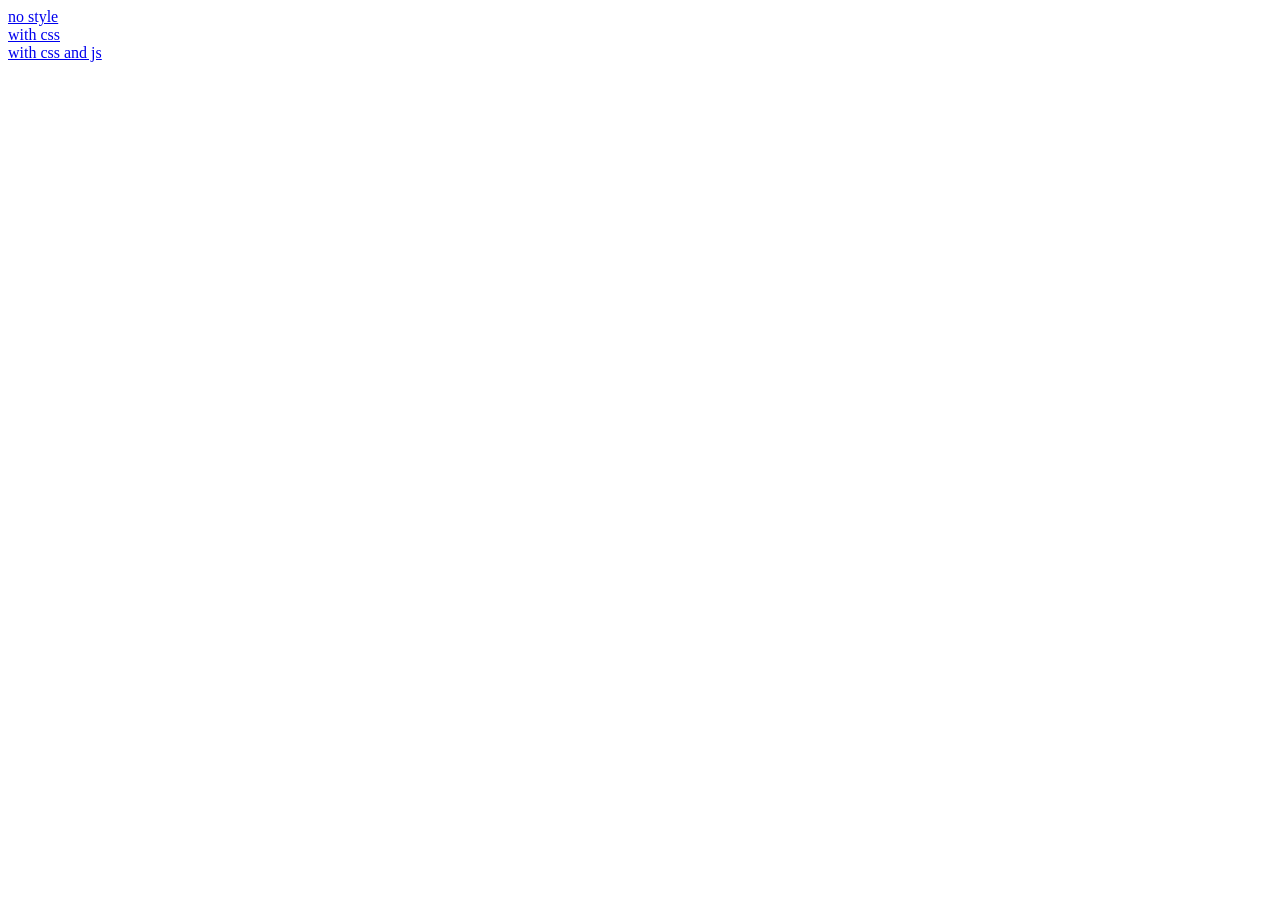
<file: index.html>
<!DOCTYPE html>
<html lang="en">
<head>
    <meta charset="UTF-8">
    <meta name="viewport" content="width=device-width, initial-scale=1.0">
    <title>Document</title>
</head>
<body>
    <a href="form1.html">no style</a> <br>
    <a href="form1-css.html">with css</a> <br>
    <a href="form1-js.html">with css and js</a> <br>
</body>
</html>
</file>
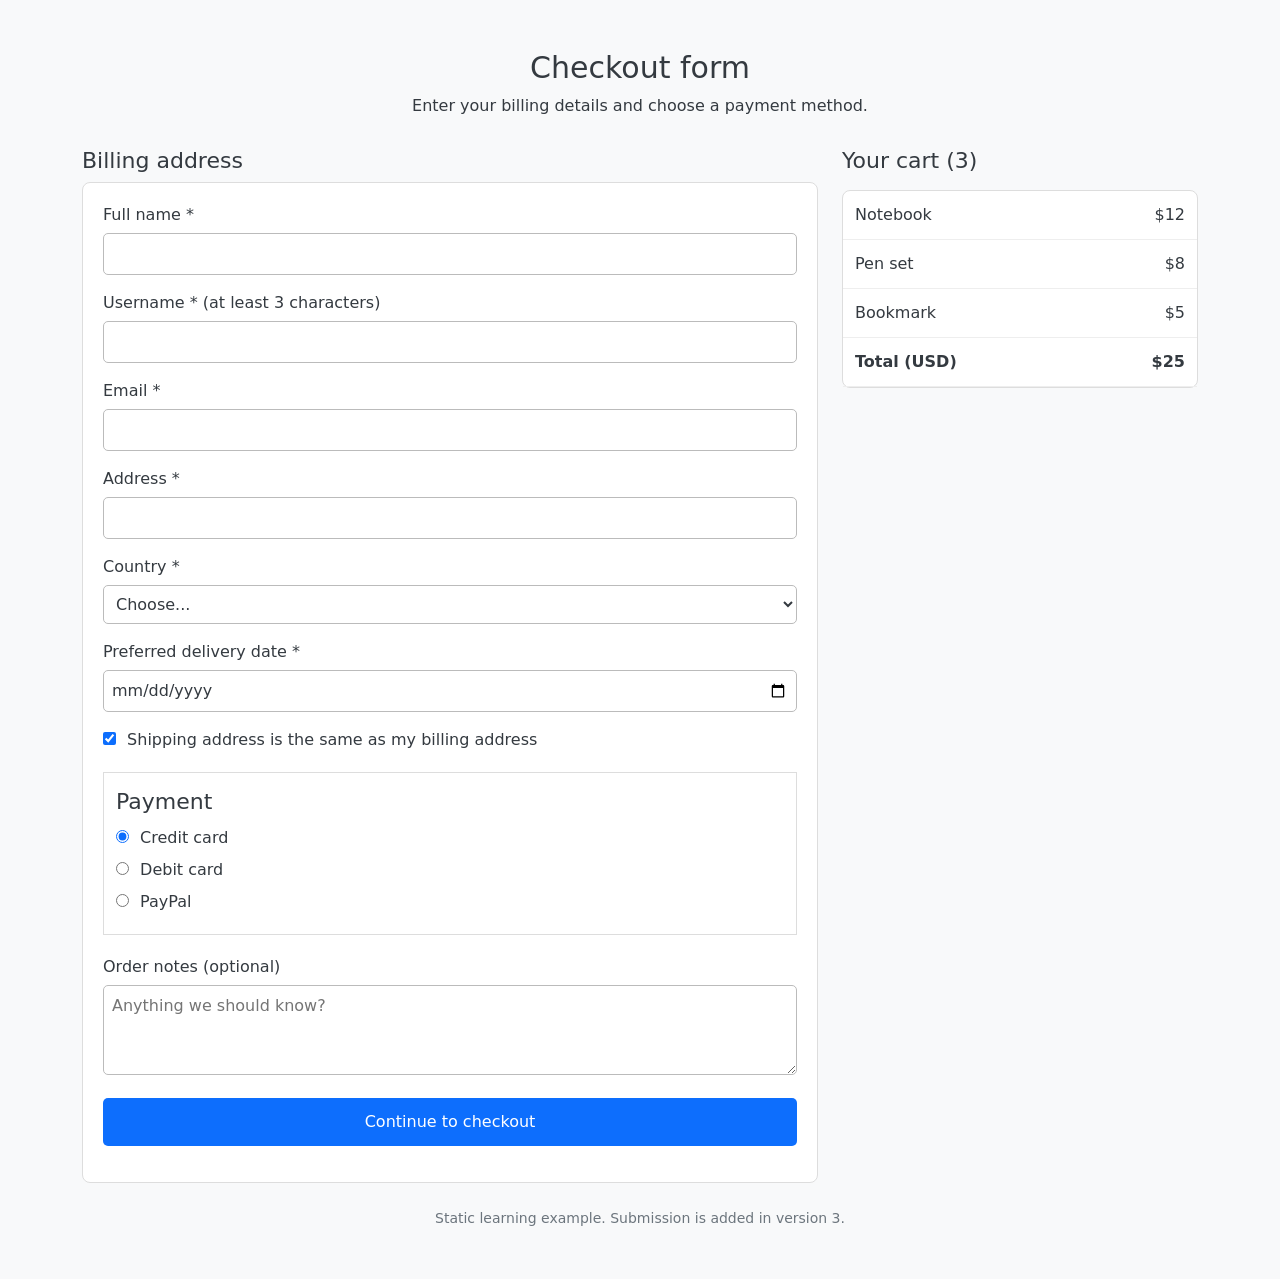
<file: form1-css.html>
<!doctype html>
<html lang="en">

<head>
    <meta charset="utf-8">
    <meta name="viewport" content="width=device-width, initial-scale=1">
    <title>Checkout Form</title>
    <link rel="stylesheet" href="https://cdn.jsdelivr.net/npm/bootstrap@5.2.3/dist/css/bootstrap.min.css">
    <link rel="stylesheet" href="style.css">
</head>

<body>
    <main class="container">
        <header>
            <h1>Checkout form</h1>
            <p>Enter your billing details and choose a payment method.</p>
        </header>

        <div class="row g-4">
            <section class="col-md-8">
                <h2>Billing address</h2>
                <form id="checkout-form">
                    <p>
                        <label for="full-name">Full name *</label>
                        <input id="full-name" name="fullName" type="text" required>
                    </p>
                    <p>
                        <label for="username">Username * (at least 3 characters)</label>
                        <input id="username" name="username" type="text" minlength="3" required>
                    </p>
                    <p>
                        <label for="email">Email *</label>
                        <input id="email" name="email" type="email" required>
                    </p>
                    <p>
                        <label for="address">Address *</label>
                        <input id="address" name="address" type="text" required>
                    </p>
                    <p>
                        <label for="country">Country *</label>
                        <select id="country" name="country" required>
                            <option value="">Choose...</option>
                            <option value="China">China</option>
                            <option value="Korea">Korea</option>
                            <option value="Japan">Japan</option>
                            <option value="United States">United States</option>
                            <option value="United Kingdom">United Kingdom</option>
                        </select>
                    </p>
                    <p>
                        <label for="delivery-date">Preferred delivery date *</label>
                        <input id="delivery-date" name="deliveryDate" type="date" required>
                    </p>

                    <label class="choice">
                        <input id="same-address" name="sameAddress" type="checkbox" checked>
                        Shipping address is the same as my billing address
                    </label>

                    <fieldset>
                        <legend>Payment</legend>
                        <label class="choice"><input type="radio" name="payment" value="credit" checked> Credit
                            card</label>
                        <label class="choice"><input type="radio" name="payment" value="debit"> Debit card</label>
                        <label class="choice"><input type="radio" name="payment" value="paypal"> PayPal</label>
                    </fieldset>

                    <p>
                        <label for="notes">Order notes (optional)</label>
                        <textarea id="notes" name="notes" rows="3" placeholder="Anything we should know?"></textarea>
                    </p>
                    <button type="button">Continue to checkout</button>
                    <p id="message" role="alert"></p>
                </form>
            </section>

            <aside class="col-md-4">
                <h2>Your cart (3)</h2>
                <ul class="cart">
                    <li>Notebook <span>$12</span></li>
                    <li>Pen set <span>$8</span></li>
                    <li>Bookmark <span>$5</span></li>
                    <li><strong>Total (USD)</strong> <strong>$25</strong></li>
                </ul>
            </aside>
        </div>

        <footer>Static learning example. Submission is added in version 3.</footer>
    </main>
</body>

</html>
</file>
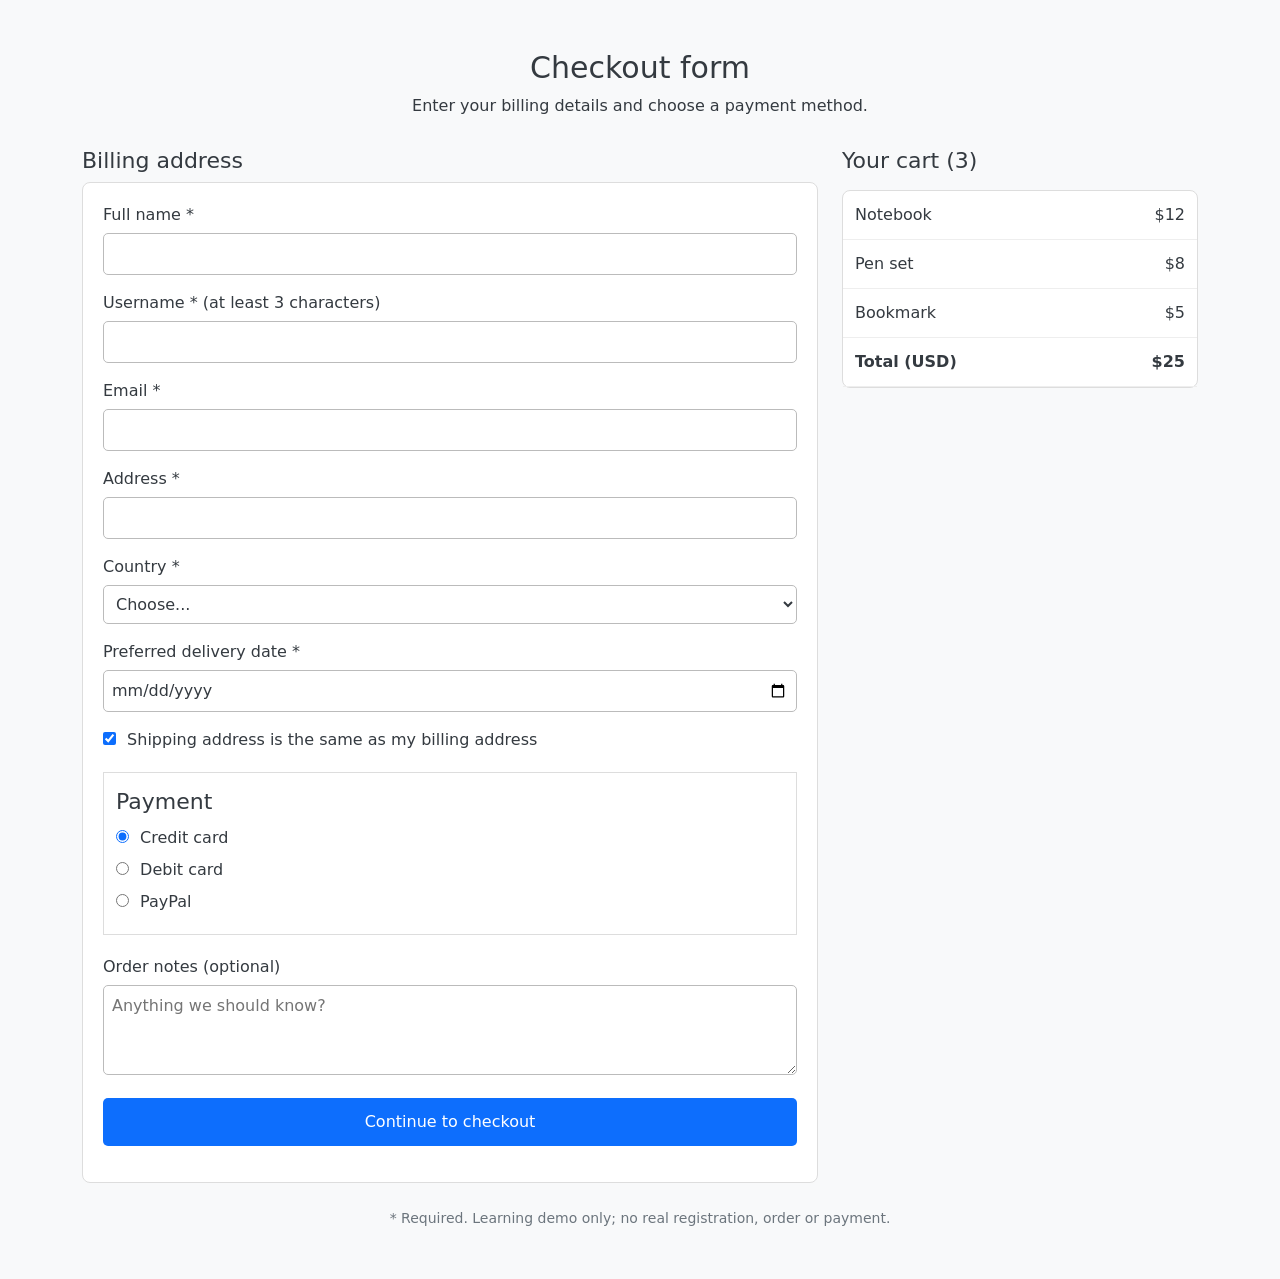
<file: form1-js.html>
<!doctype html>
<html lang="en">

<head>
    <meta charset="utf-8">
    <meta name="viewport" content="width=device-width, initial-scale=1">
    <title>Checkout Form</title>
    <link rel="stylesheet" href="https://cdn.jsdelivr.net/npm/bootstrap@5.2.3/dist/css/bootstrap.min.css">
    <link rel="stylesheet" href="style.css">
    <script src="script.js" defer></script>
</head>

<body>
    <main class="container">
        <header>
            <h1>Checkout form</h1>
            <p>Enter your billing details and choose a payment method.</p>
        </header>

        <div class="row g-4">
            <section class="col-md-8">
                <h2>Billing address</h2>
                <form id="checkout-form" novalidate>
                    <p>
                        <label for="full-name">Full name *</label>
                        <input id="full-name" name="fullName" type="text" required>
                    </p>
                    <p>
                        <label for="username">Username * (at least 3 characters)</label>
                        <input id="username" name="username" type="text" minlength="3" required>
                    </p>
                    <p>
                        <label for="email">Email *</label>
                        <input id="email" name="email" type="email" required>
                    </p>
                    <p>
                        <label for="address">Address *</label>
                        <input id="address" name="address" type="text" required>
                    </p>
                    <p>
                        <label for="country">Country *</label>
                        <select id="country" name="country" required>
                            <option value="">Choose...</option>
                            <option value="China">China</option>
                            <option value="Korea">Korea</option>
                            <option value="Japan">Japan</option>
                            <option value="United States">United States</option>
                            <option value="United Kingdom">United Kingdom</option>
                        </select>
                    </p>
                    <p>
                        <label for="delivery-date">Preferred delivery date *</label>
                        <input id="delivery-date" name="deliveryDate" type="date" required>
                    </p>

                    <label class="choice">
                        <input id="same-address" name="sameAddress" type="checkbox" checked>
                        Shipping address is the same as my billing address
                    </label>

                    <fieldset>
                        <legend>Payment</legend>
                        <label class="choice"><input type="radio" name="payment" value="credit" checked> Credit
                            card</label>
                        <label class="choice"><input type="radio" name="payment" value="debit"> Debit card</label>
                        <label class="choice"><input type="radio" name="payment" value="paypal"> PayPal</label>
                    </fieldset>

                    <p>
                        <label for="notes">Order notes (optional)</label>
                        <textarea id="notes" name="notes" rows="3" placeholder="Anything we should know?"></textarea>
                    </p>
                    <button type="submit">Continue to checkout</button>
                    <p id="message" role="alert"></p>
                </form>
            </section>

            <aside class="col-md-4">
                <h2>Your cart (3)</h2>
                <ul class="cart">
                    <li>Notebook <span>$12</span></li>
                    <li>Pen set <span>$8</span></li>
                    <li>Bookmark <span>$5</span></li>
                    <li><strong>Total (USD)</strong> <strong>$25</strong></li>
                </ul>
            </aside>
        </div>

        <footer>* Required. Learning demo only; no real registration, order or payment.</footer>
    </main>
</body>

</html>
</file>
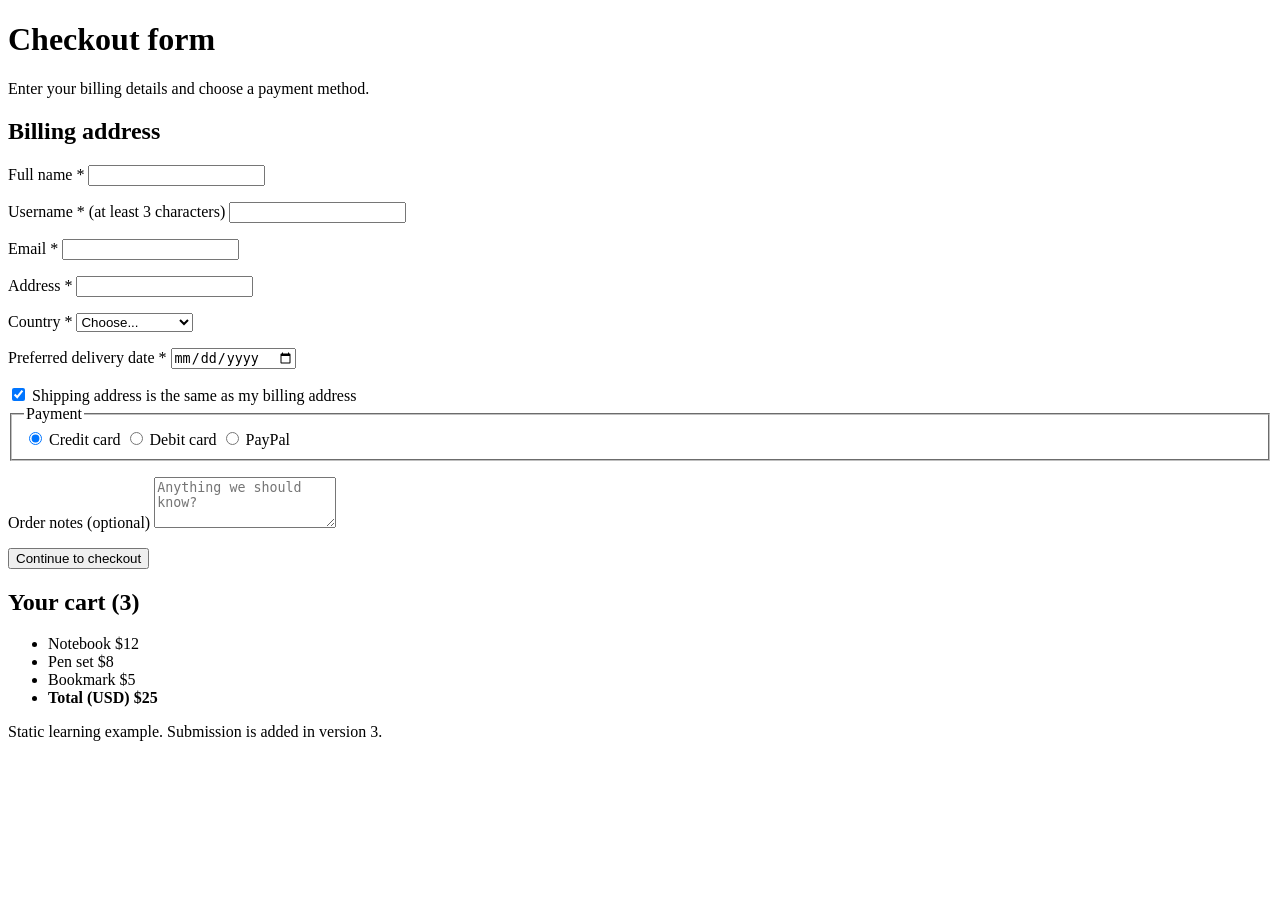
<file: form1.html>
<!doctype html>
<html lang="en">

<head>
    <meta charset="utf-8">
    <meta name="viewport" content="width=device-width, initial-scale=1">
    <title>Checkout Form</title>
</head>

<body>
    <main>
        <header>
            <h1>Checkout form</h1>
            <p>Enter your billing details and choose a payment method.</p>
        </header>

        <div>
            <section>
                <h2>Billing address</h2>
                <form id="checkout-form">
                    <p>
                        <label for="full-name">Full name *</label>
                        <input id="full-name" name="fullName" type="text" required>
                    </p>
                    <p>
                        <label for="username">Username * (at least 3 characters)</label>
                        <input id="username" name="username" type="text" minlength="3" required>
                    </p>
                    <p>
                        <label for="email">Email *</label>
                        <input id="email" name="email" type="email" required>
                    </p>
                    <p>
                        <label for="address">Address *</label>
                        <input id="address" name="address" type="text" required>
                    </p>
                    <p>
                        <label for="country">Country *</label>
                        <select id="country" name="country" required>
                            <option value="">Choose...</option>
                            <option value="China">China</option>
                            <option value="Korea">Korea</option>
                            <option value="Japan">Japan</option>
                            <option value="United States">United States</option>
                            <option value="United Kingdom">United Kingdom</option>
                        </select>
                    </p>
                    <p>
                        <label for="delivery-date">Preferred delivery date *</label>
                        <input id="delivery-date" name="deliveryDate" type="date" required>
                    </p>

                    <label>
                        <input id="same-address" name="sameAddress" type="checkbox" checked>
                        Shipping address is the same as my billing address
                    </label>

                    <fieldset>
                        <legend>Payment</legend>
                        <label><input type="radio" name="payment" value="credit" checked> Credit card</label>
                        <label><input type="radio" name="payment" value="debit"> Debit card</label>
                        <label><input type="radio" name="payment" value="paypal"> PayPal</label>
                    </fieldset>

                    <p>
                        <label for="notes">Order notes (optional)</label>
                        <textarea id="notes" name="notes" rows="3" placeholder="Anything we should know?"></textarea>
                    </p>
                    <button type="button">Continue to checkout</button>
                    <p id="message" role="alert"></p>
                </form>
            </section>

            <aside>
                <h2>Your cart (3)</h2>
                <ul>
                    <li>Notebook <span>$12</span></li>
                    <li>Pen set <span>$8</span></li>
                    <li>Bookmark <span>$5</span></li>
                    <li><strong>Total (USD)</strong> <strong>$25</strong></li>
                </ul>
            </aside>
        </div>

        <footer>Static learning example. Submission is added in version 3.</footer>
    </main>
</body>

</html>
</file>
<file: style.css>
body {
    color: #343a40;
    background-color: #f8f9fa;
}

main {
    max-width: 900px;
    margin: 30px auto;
    padding: 20px;
}

header {
    margin-bottom: 30px;
    text-align: center;
}

h1 {
    font-size: 30px;
}

h2,
legend {
    font-size: 22px;
}

form {
    padding: 20px;
    background-color: white;
    border: 1px solid #ddd;
    border-radius: 8px;
}

fieldset {
    margin: 20px 0;
    padding: 12px;
    border: 1px solid #ddd;
}

label {
    display: block;
    margin-bottom: 6px;
}

input,
select,
textarea {
    width: 100%;
    padding: 8px;
    color: #343a40;
    background-color: white;
    border: 1px solid #bbb;
    border-radius: 5px;
}

textarea {
    resize: vertical;
}

input[type="radio"],
input[type="checkbox"] {
    width: auto;
    margin-right: 6px;
    accent-color: #0d6efd;
}

.choice {
    margin: 8px 0;
}

input:hover,
select:hover,
textarea:hover {
    border-color: #6c757d;
}

input:focus,
select:focus,
textarea:focus {
    border-color: #0d6efd;
    outline: 2px solid #b6d4fe;
}

button {
    width: 100%;
    padding: 12px;
    color: white;
    background-color: #0d6efd;
    border: 0;
    border-radius: 5px;
}

button:hover {
    background-color: #0b5ed7;
}

button:focus-visible {
    outline: 3px solid #9ec5fe;
    outline-offset: 2px;
}

.cart {
    padding: 0;
    margin: 16px 0;
    list-style: none;
    background-color: white;
    border: 1px solid #ddd;
    border-radius: 8px;
}

.cart li {
    display: flex;
    justify-content: space-between;
    padding: 12px;
    border-bottom: 1px solid #eee;
}

.was-validated input:invalid,
.was-validated select:invalid {
    border-color: #dc3545;
}

#message {
    color: #b02a37;
    margin-top: 12px;
}

footer {
    margin-top: 25px;
    color: #6c757d;
    text-align: center;
    font-size: 14px;
}
</file>
